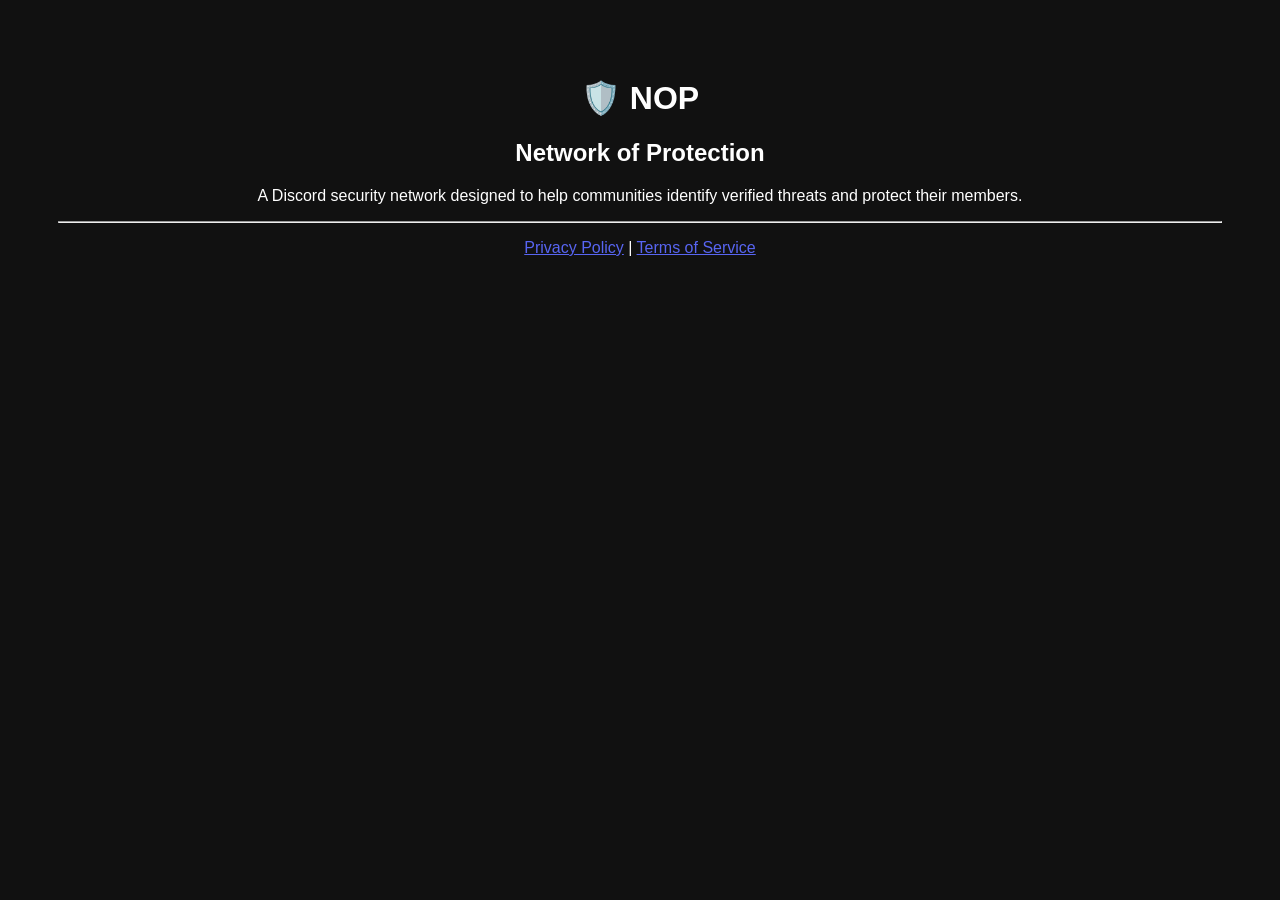
<file: index.html>
<!DOCTYPE html>
<html>
<head>
    <title>NOP - Network of Protection</title>
    <style>
        body {
            background: #111;
            color: white;
            font-family: Arial, sans-serif;
            text-align: center;
            padding: 50px;
        }

        a {
            color: #5865F2;
        }
    </style>
</head>

<body>

<h1>🛡️ NOP</h1>

<h2>Network of Protection</h2>

<p>
A Discord security network designed to help communities
identify verified threats and protect their members.
</p>

<hr>

<p>
<a href="privacy.html">Privacy Policy</a>
|
<a href="terms.html">Terms of Service</a>
</p>

</body>
</html>
</file>
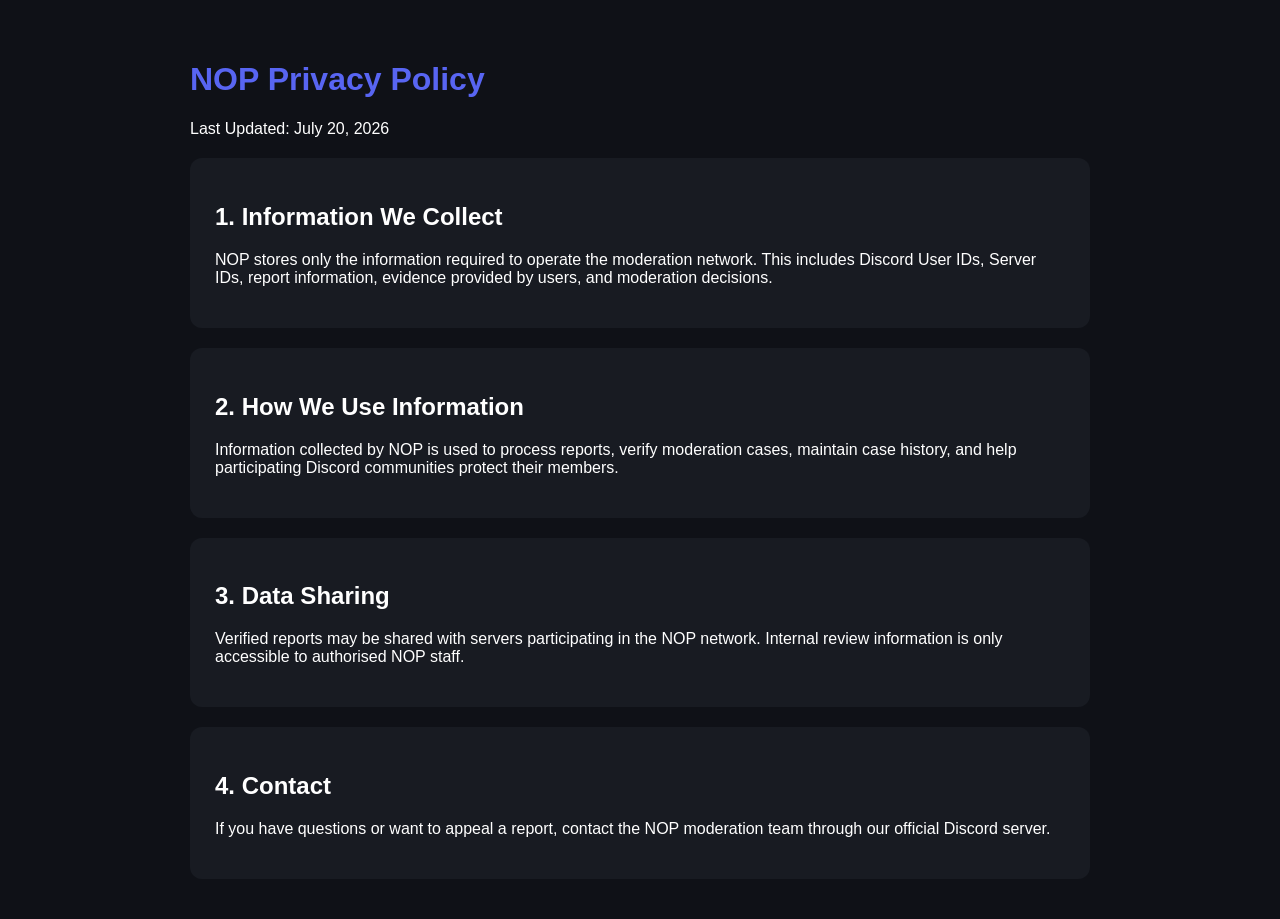
<file: privacy.html>
<!DOCTYPE html>
<html>
<head>
    <title>NOP Privacy Policy</title>
    <link rel="stylesheet" href="style.css">
</head>

<body>

<h1>NOP Privacy Policy</h1>

<p>Last Updated: July 20, 2026</p>

<div class="card">

<h2>1. Information We Collect</h2>

<p>
NOP stores only the information required to operate the moderation network.
This includes Discord User IDs, Server IDs, report information, evidence
provided by users, and moderation decisions.
</p>

</div>


<div class="card">

<h2>2. How We Use Information</h2>

<p>
Information collected by NOP is used to process reports, verify moderation
cases, maintain case history, and help participating Discord communities
protect their members.
</p>

</div>


<div class="card">

<h2>3. Data Sharing</h2>

<p>
Verified reports may be shared with servers participating in the NOP network.
Internal review information is only accessible to authorised NOP staff.
</p>

</div>


<div class="card">

<h2>4. Contact</h2>

<p>
If you have questions or want to appeal a report, contact the NOP moderation
team through our official Discord server.
</p>

</div>


</body>
</html>
</file>
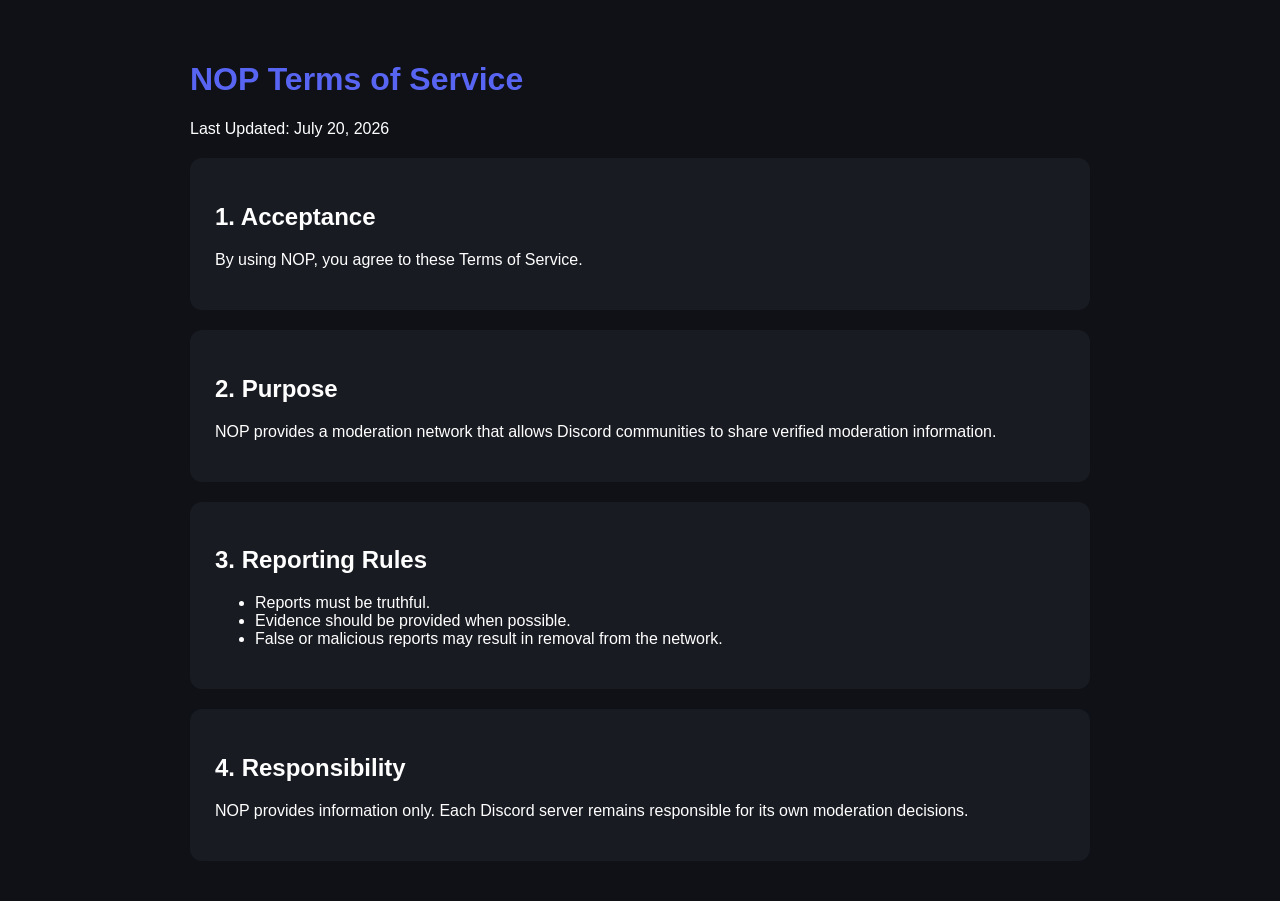
<file: terms.html>
<!DOCTYPE html>
<html>
<head>
    <title>NOP Terms of Service</title>
    <link rel="stylesheet" href="style.css">
</head>

<body>

<h1>NOP Terms of Service</h1>

<p>Last Updated: July 20, 2026</p>


<div class="card">

<h2>1. Acceptance</h2>

<p>
By using NOP, you agree to these Terms of Service.
</p>

</div>


<div class="card">

<h2>2. Purpose</h2>

<p>
NOP provides a moderation network that allows Discord communities to share
verified moderation information.
</p>

</div>


<div class="card">

<h2>3. Reporting Rules</h2>

<ul>
<li>Reports must be truthful.</li>
<li>Evidence should be provided when possible.</li>
<li>False or malicious reports may result in removal from the network.</li>
</ul>

</div>


<div class="card">

<h2>4. Responsibility</h2>

<p>
NOP provides information only. Each Discord server remains responsible for
its own moderation decisions.
</p>

</div>


</body>
</html>
</file>
<file: style.css>
body {
    background: #0f1117;
    color: #ffffff;
    font-family: Arial, sans-serif;
    max-width: 900px;
    margin: auto;
    padding: 40px;
}

h1 {
    color: #5865F2;
}

.card {
    background: #181b22;
    padding: 25px;
    border-radius: 12px;
    margin-top: 20px;
}

a {
    color: #5865F2;
}
</file>
